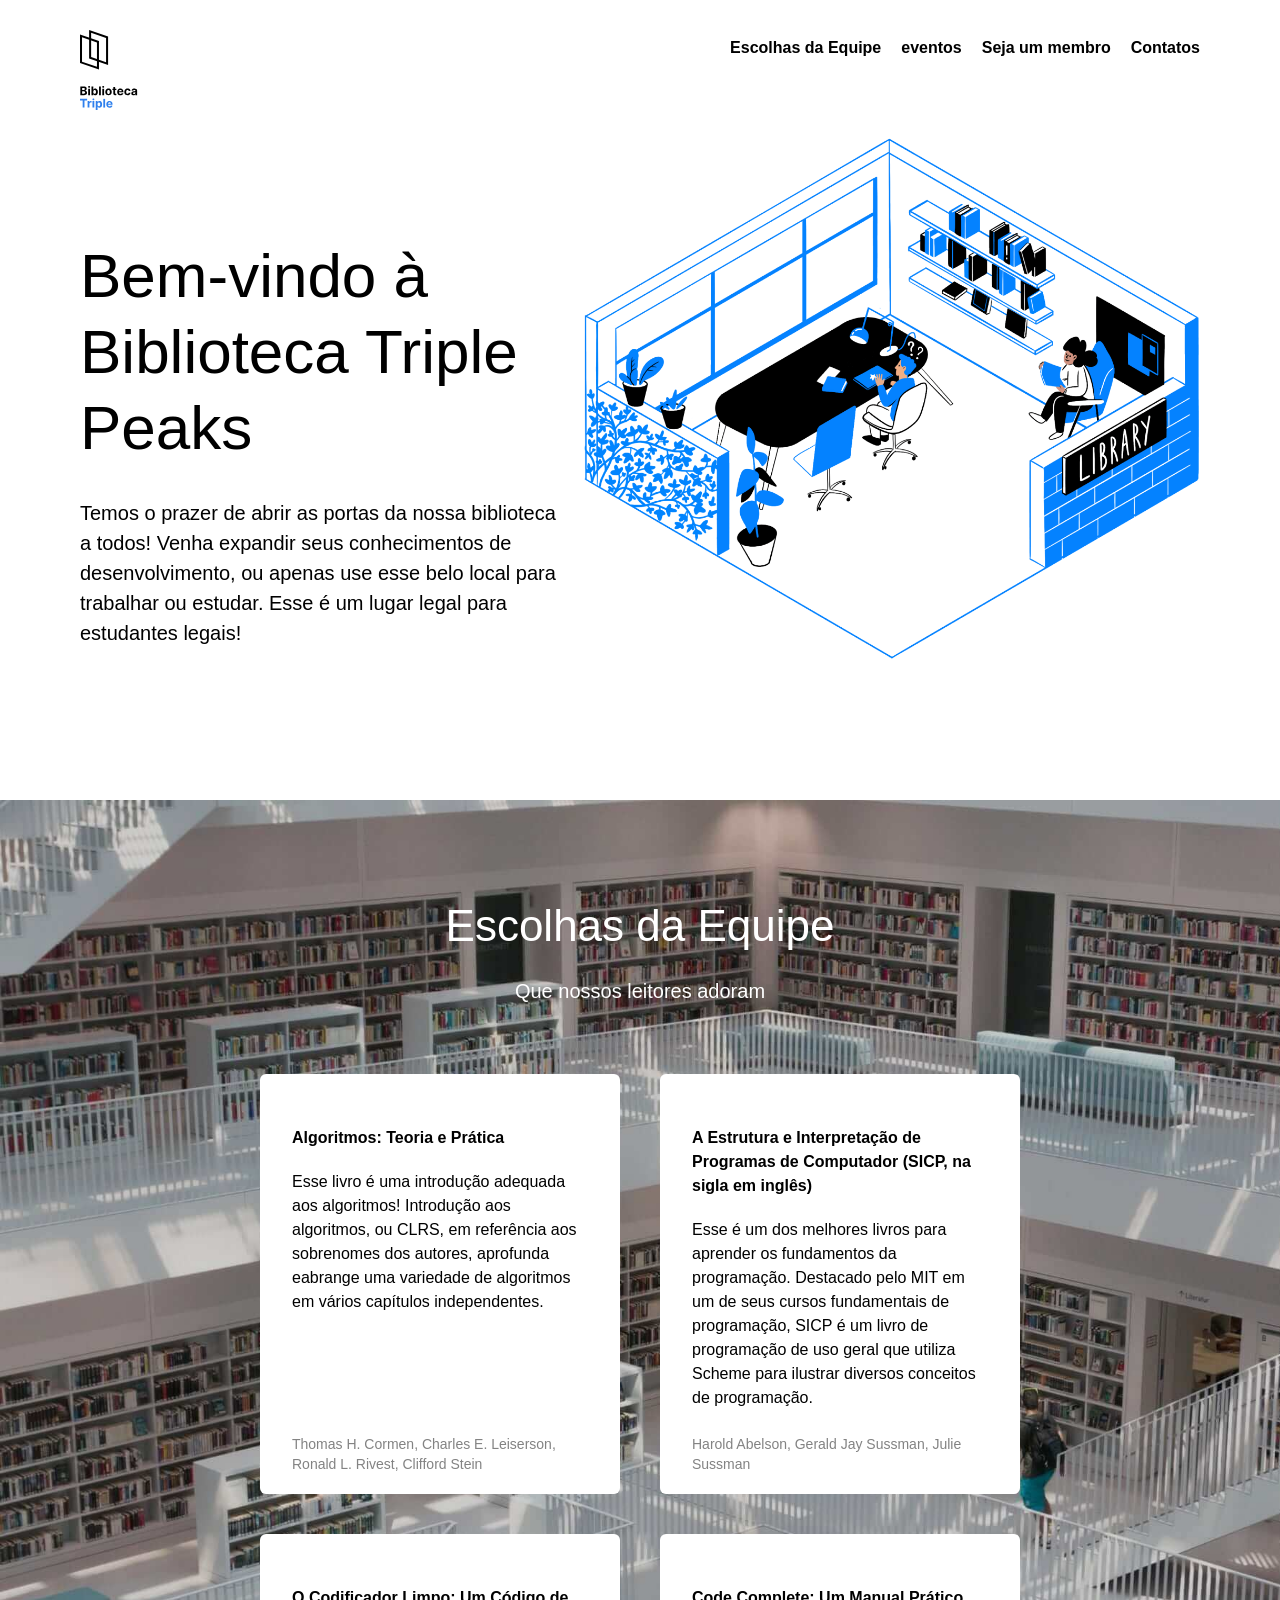
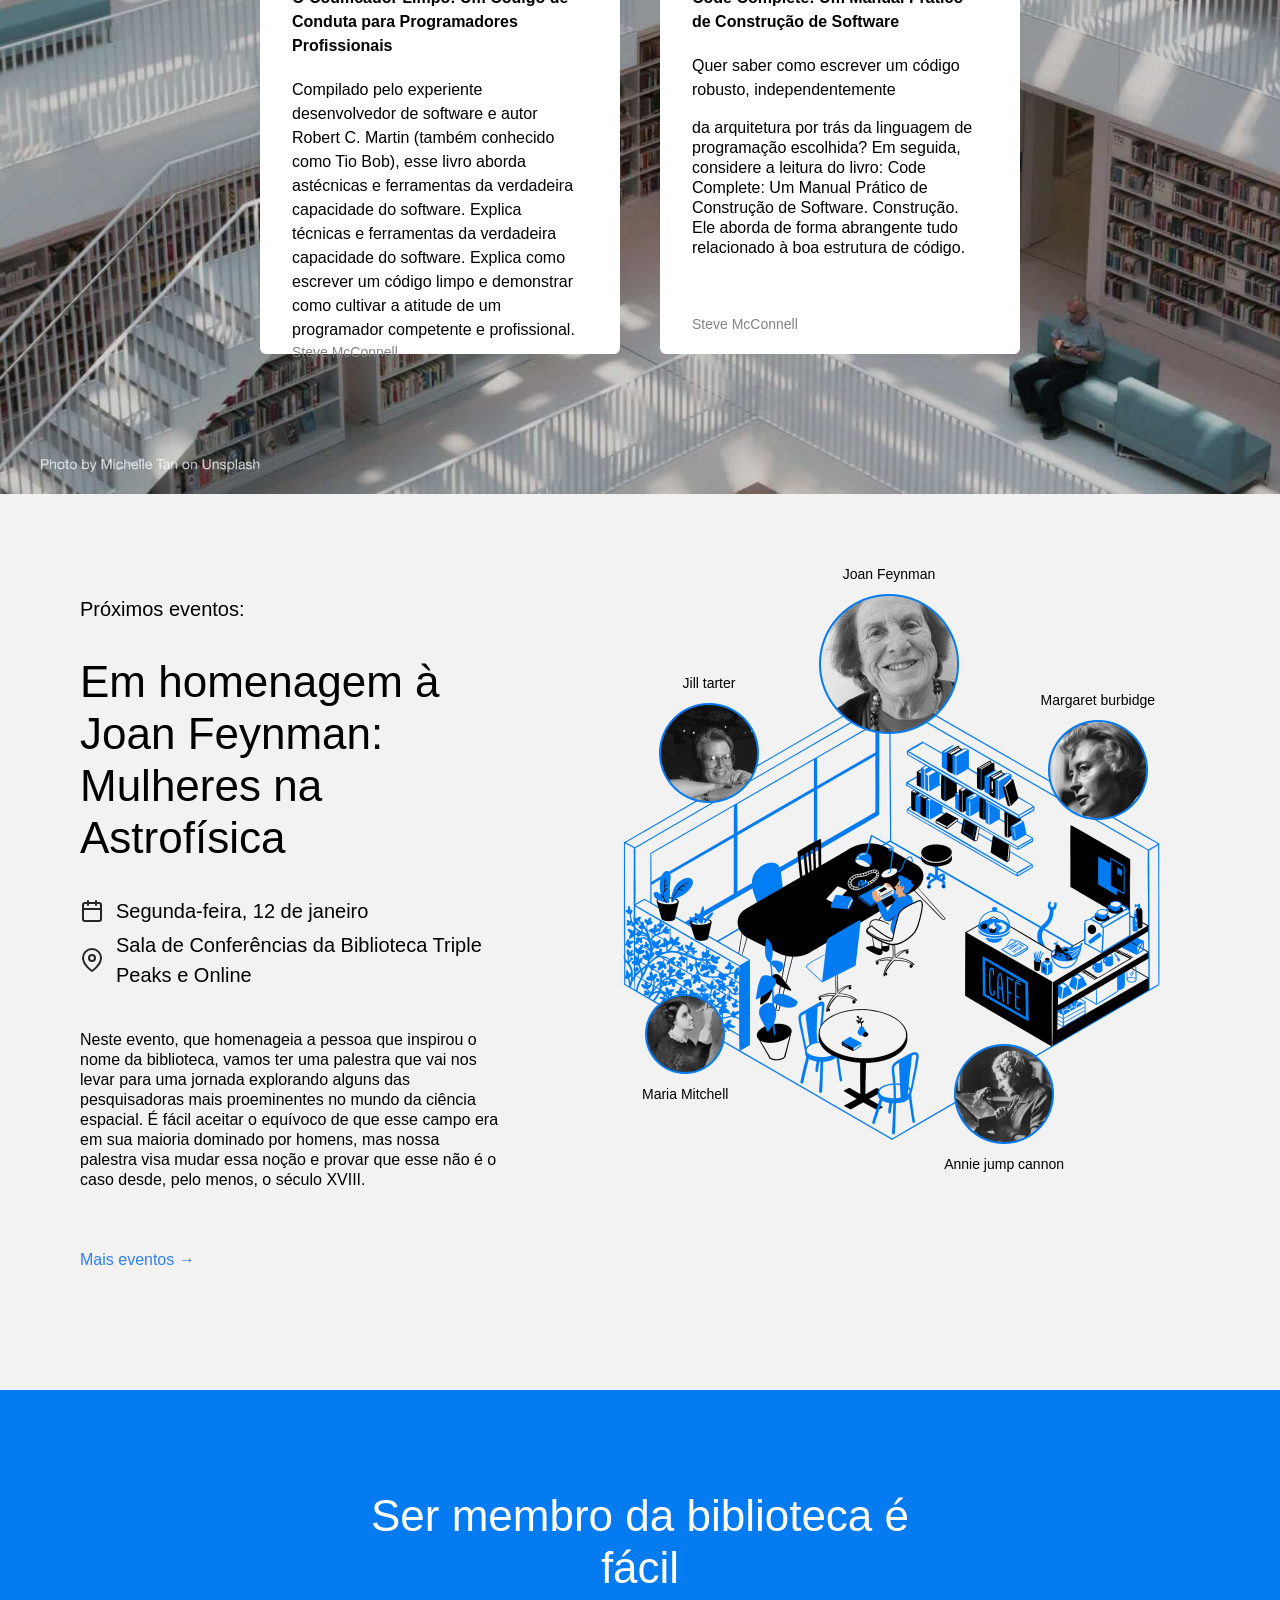
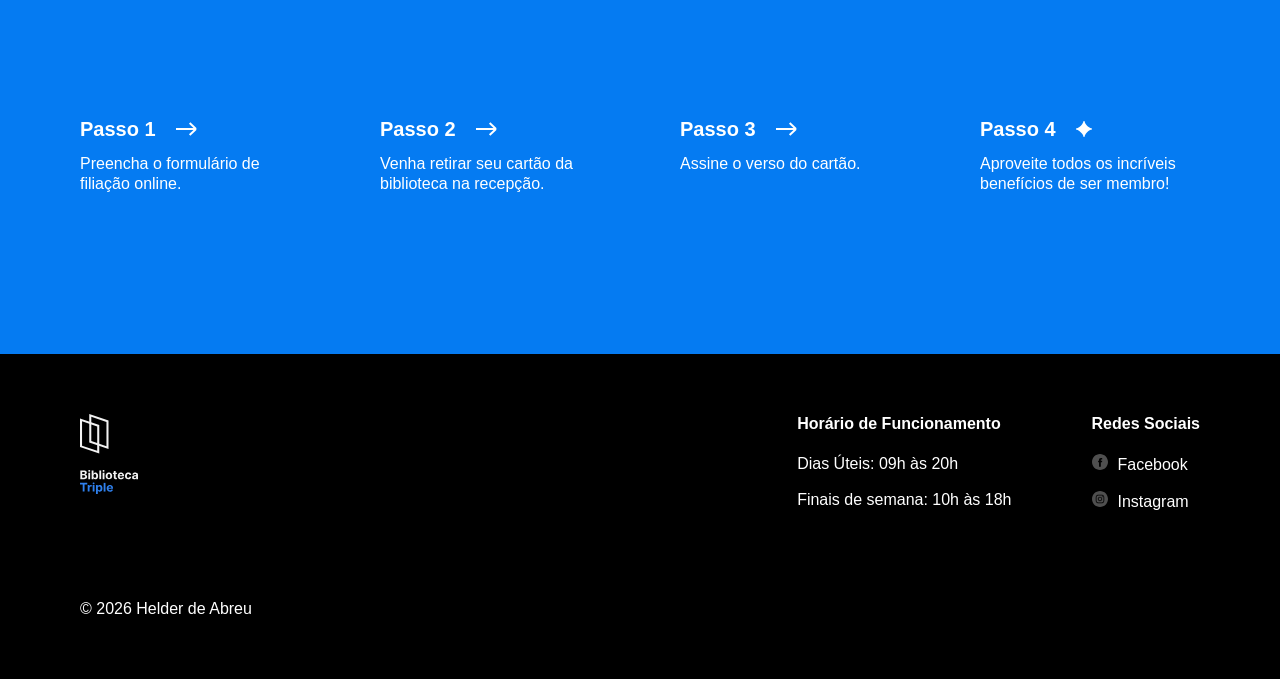
<file: index.html>
<!DOCTYPE html>
<html lang="pt">

<head>
    <meta charset="UTF-8">
    <meta name="viewport" content="width=device-width, initial-scale=1.0">
    <title>Biblioteca Triple Peaks</title>
    <link rel="shortcut icon" href="favicon.ico">
    <link rel="stylesheet" href="./vendor/normalize.css">
    <link rel="stylesheet" href="./styles/style.css">
</head>

<body>
    <!-- Agrupe todo o conteúdo da página em uma nova div com a classe page. Lembre-se de adicionar a tag de fechamento -->
    <div class="page">
        <header class="header">
            <nav class="nav">
                <img src="./images/logo.svg" alt="Logotipo da Biblioteca Triple Peaks" class="nav__logo">
                <!-- Colocar links de navegação em uma lista é supostamente a melhor prática para escrever o código semântico, pois permite que os leitores de tela façam uma pausa entre cada link em vez de ler todos os links como uma frase. -->
                <ul class="nav__links">
                    <li>
                        <a class="nav__link" href="#staff">Escolhas da Equipe</a>
                    </li>
                    <li>
                        <a class="nav__link" href="#events">eventos</a>
                    </li>
                    <li>
                        <a class="nav__link" href="#membership">Seja um membro</a>
                    </li>
                    <li>
                        <a class="nav__link" href="#footer">Contatos</a>
                    </li>
                </ul>
            </nav>
            <div class="header__content">
                <div>
                    <h1 class="header__title">Bem-vindo à Biblioteca Triple Peaks</h1>
                    <p class="header__description">Temos o prazer de abrir as portas da nossa biblioteca a todos! Venha
                        expandir seus conhecimentos de desenvolvimento, ou apenas use esse belo local para trabalhar ou
                        estudar. Esse é um lugar legal para estudantes legais!
                    </p>
                </div>
                <img src="./images/inside_the_library.png" alt="Ilustração 'Dentro da biblioteca'"
                    class="header__image">
            </div>
        </header>
        <main class="content">
            <section class="staff" id="staff">
                <!-- --------------------------------------------------------------- -->
                <!--        Não remova o comentário até a etapa final do projeto            -->
                <!-- --------------------------------------------------------------- -->
                <h2 class="staff__title">Escolhas da Equipe</h2>
                <p class="staff__subtitle">Que nossos leitores adoram</p>

                <ul class="staff__cards">
                    <li class="card">
                        <div class="card__content">
                            <h3 class="card__title">Algoritmos: Teoria e Prática</h3>
                            <p class="card__text">Esse livro é uma introdução adequada aos algoritmos! Introdução aos
                                algoritmos, ou CLRS,
                                em referência aos sobrenomes dos autores, aprofunda eabrange uma variedade de algoritmos
                                em vários capítulos independentes.</p>
                            <p class="card__footer">Thomas H. Cormen, Charles E. Leiserson, Ronald L. Rivest, Clifford
                                Stein
                            </p>
                        </div>
                    </li>

                    <li class="card">
                        <div class="card__content">
                            <h3 class="card__title">A Estrutura e Interpretação de Programas de Computador (SICP, na
                                sigla em inglês)</h3>
                            <p class="card__text">Esse é um dos melhores livros para aprender os fundamentos da
                                programação. Destacado pelo MIT em um de seus cursos fundamentais de
                                programação, SICP é um livro de programação de uso geral que utiliza Scheme para
                                ilustrar diversos conceitos de programação.
                            </p>
                            <p class="card__footer"> Harold Abelson, Gerald Jay Sussman, Julie Sussman</p>
                        </div>
                    </li>

                    <li class="card">
                        <div class="card__content">
                            <h3 class="card__title">O Codificador Limpo: Um Código de Conduta para Programadores
                                Profissionais
                            </h3>
                            <p class="card__text"> Compilado pelo experiente desenvolvedor de software e autor Robert C.
                                Martin (também conhecido como Tio Bob), esse livro aborda astécnicas e ferramentas da
                                verdadeira capacidade do software. Explica
                                técnicas e ferramentas da verdadeira capacidade do software. Explica como escrever um
                                código limpo e demonstrar como cultivar a atitude de um programador competente e
                                profissional.
                            </p>
                            <p class="card__footer">Steve McConnell</p>
                        </div>
                    </li>

                    <li class="card">
                        <div class="card__content">
                            <h3 class="card__title">Code Complete: Um Manual Prático de Construção de Software</h3>
                            <p class="card__text">
                                Quer saber como escrever um código robusto, independentemente
                            <p>da arquitetura por trás da linguagem de programação escolhida? Em seguida,
                                considere a leitura do livro: Code Complete: Um Manual Prático de Construção de
                                Software.
                                Construção. Ele aborda de forma abrangente tudo relacionado à boa estrutura de código.
                            </p>
                            <p class="card__footer">Steve McConnell</p>
                        </div>
                    </li>
                </ul>
            </section>
            <section class="events" id="events">
                <div class="events__content">
                    <h2 class="events__heading">Próximos eventos:</h2>
                    <h3 class="events__title">Em homenagem à Joan Feynman: Mulheres na Astrofísica</h3>
                    <div class="event-info events__info-section">
                        <div class="event-info__item">
                            <img src="./images/icon_calendar.svg" alt="Calendar icon" class="event-info__icon">
                            <p class="event-info__text">Segunda-feira, 12 de janeiro</p>
                        </div>
                        <div class="event-info__item">
                            <img src="./images/icon_pin.svg" alt="Pin icon" class="event-info__icon">
                            <p class="event-info__text">Sala de Conferências da Biblioteca Triple Peaks e Online</p>
                        </div>
                    </div>
                    <p class="events__description">
                        Neste evento, que homenageia a pessoa que inspirou o nome da biblioteca, vamos ter uma
                        palestra que vai nos levar para uma jornada explorando alguns das pesquisadoras mais
                        proeminentes no mundo da ciência espacial. É fácil aceitar o equívoco de que esse campo era em
                        sua maioria
                        dominado por homens, mas nossa palestra visa mudar essa noção e provar que esse não é o caso
                        desde, pelo menos,
                        o século XVIII.
                    </p>
                    <a href="#" class="events__more">Mais eventos &rarr;</a>
                </div>
                <div class="events__cover">
                    <img src="./images/cafe.png" alt="café" class="events__image" />
                    <div class="person person_name_feynman">
                        <p class="person__caption">Joan Feynman</p>
                        <img src="./images/person_feynman.png" alt="foto de joan feynman"
                            class="person__image person__image_size_l">
                    </div>
                    <div class="person person_name_burbidge">
                        <p class="person__caption">Margaret burbidge</p>
                        <img src="./images/person_burbidge.png" alt="foto de margaret burbidge"
                            class="person__image person__image_size_m">
                    </div>
                    <div class="person person_name_cannon">
                        <img src="./images/person_cannon.png" alt="foto de annie jump cannon"
                            class="person__image person__image_size_m">
                        <p class="person__caption">Annie jump cannon</p>
                    </div>
                    <div class="person person_name_mitchell">
                        <img src="./images/person_mitchell.png" alt="foto de nancy mitchell"
                            class="person__image person__image_size_s">
                        <p class="person__caption">Maria Mitchell</p>
                    </div>
                    <div class="person person_name_tarter">
                        <p class="person__caption">Jill tarter</p>
                        <img src="./images/person_tarter.png" alt="foto de jill tarter"
                            class="person__image person__image_size_m">

                    </div>
                </div>
            </section>
            
            <section class="membership" id="membership">
                <h2 class="membership__title">Ser membro da biblioteca é fácil</h2>
                <ul class="membership__steps">
                    <li class="step">
                        <h3 class="step__title">Passo 1 <img src="./images/icon_step_forward.svg" alt="icon forward"
                                class="step__icon" /></h3>
                        <p class="step__description">
                            Preencha o formulário de filiação online.
                        </p>
                    </li>
                    <li class="step">
                        <h3 class="step__title">
                            Passo 2
                            <img src="./images/icon_step_forward.svg" alt="icon forward" class="step__icon" />
                        </h3>
                        <p class="step__description">
                            Venha retirar seu cartão da biblioteca na recepção.
                        </p>
                    </li>
                    <li class="step">
                        <h3 class="step__title">
                            Passo 3
                            <img src="./images/icon_step_forward.svg" alt="icon forward" class="step__icon" />
                        </h3>
                        <p class="step__description">Assine o verso do cartão.</p>
                    </li>
                    <li class="step">
                        <h3 class="step__title">
                            Passo 4
                            <img src="./images/icon_step_finish.svg" alt="icon finish" class="step__icon" />
                        </h3>
                        <p class="step__description">
                            Aproveite todos os incríveis benefícios de ser membro!
                        </p>
                    </li>
                </ul>
            </section>
        </main>
        <footer class="footer" id="footer">
            <div class="footer__columns">
                <div class="footer__column">
                    <img src="./images/logo_white.svg" alt="Logotipo da Biblioteca Triple " class="footer__logo">
                </div>
                <div class="footer__column footer__column_content_hours">
                    <h3 class="footer__column-heading">Horário de Funcionamento</h3>
                    <ul class="footer__list">
                        <li class="footer__list-item">
                            <a class="footer__column-link" href="#DIAS-UTEIS:09-ÀS-20H">Dias Úteis: 09h às 20h</a>
                        </li>
                        <li class="footer__list-item">
                            <a class="footer__column-link" href="#FINAIS-DE-SEMANA:10-ÀS-18H">Finais de semana: 10h às 18h</a>
                        </li>
                    </ul>
                </div>
                <div class="footer__column footer__column_content_social">
                    <h3 class="footer__column-heading">Redes Sociais</h3>
                    <ul class="footer__list">
                        <li class="footer__list-item">
                            <a href="#" class="footer__column-link">
                                <img src="./images/facebook_white.svg" alt="Facebook"
                                    class="footer__social-icon" />Facebook</a>
                        </li>

                        <li class="footer__list-item">
                            <a href="#" class="footer__column-link">
                                <img src="./images/instagram_white.svg" alt="Instagram"
                                    class="footer__social-icon" />Instagram</a>
                        </li>
                    </ul>
                </div>
            </div>
            <p class="footer__copyright">© 2026 Helder de Abreu</p>
        </footer>
    </div>
</body>

</html>
</file>
<file: styles/style.css>
.page {
  /* Adicione as propriedades da classe page aqui */
  min-width: 1100px;
  max-width: 1600px;
  margin: 0 auto; 
  font-family: sans-serif; 
  font-size: 16px;
  line-height: 20px;

}

.header {
  display: flex;
  flex-direction: column;
  height: 100vh;
  min-height: 720px;
  max-height: 800px;
  padding: 30px 80px 40px;
  position: relative;
  box-sizing: border-box;
}

.nav {
  /* Adicione as propriedades flex aqui */
  display: flex;
  justify-content:space-between;

}

.nav__logo {
  width: 58px;
  height: 80px;
}

.nav__links {
  /* Redefina o estilo de listas padrão aqui */
  margin-top: 8px;
  display: flex;
  justify-content: space-between;
  column-gap: 20px;
  height: 8px;
  list-style-type: none;
  padding: 0;
}

.nav__link {
  color: #000000;
  text-decoration: none;
  font-weight: bold;
}

.header__content {
  display: flex;
  justify-content: space-between;
}

.header__title {
  font-size: 62px;
  line-height: 76px;
  font-weight: 500;
  max-width: 635px;
  margin: 0;
  margin-top: 128px;
  margin-bottom: 0;
}

.header__description {
  font-size: 20px;
  line-height: 30px;
  margin-top: 32px;
  max-width: 515px;
}

.header__image {
  max-width: 636px;


}

.header__footer {
  margin-top: auto;
  width: 100%;
  display: flex;
  align-items: center;
  justify-content: flex-end;
  box-sizing: border-box;
}

.header__link {
  color: #2f80ed;
  text-decoration: none;
}

.header__address {
  margin: 0;
  color: #838383;
}

.staff {
  background-image: url("../images/staff_picks_background.jpg");
  background-repeat: inherit;
  background-size: cover;
  padding: 100px 0 140px;
}

.staff__title {
  text-align: center;
  font-size: 44px;
  line-height: 52px;
  font-weight: 400;
  margin: 0 0 24px;
  color: #ffffff;
}

.staff__subtitle {
  text-align: center;
  font-size: 20px;
  line-height: 30px;
  font-weight: 400;
  margin: 0;
  color: #ffffff;
}

.staff__cards{
  display: flex;
  max-width: 760px;
  margin: auto;
  flex-wrap:wrap;
  justify-content: center;
  gap: 40px;
  margin-top: 68px;
  margin-bottom: 0;
  padding-left: 0;
  padding-right: 0;
  list-style-type: none;
}
.card {
  background-color: #fff;
  border-radius: 6px;
  padding: 32px 40px 20px 32px;
  box-sizing: border-box;
  height: 420px;
  width: 360px;
}

.card__content {
  width: 100%;
  height: 100%;
  display: flex;
  flex-direction: column;
}

.card__title {
  font-size: 16px;
  line-height: 24px;
  margin: 20px 0 0;
}

.card__text {
  margin: 20px 0 0;
  font-size: 16px;
  line-height: 24px;
}

.card__footer {
  margin: 0;
  font-size: 14px;
  line-height: 20px;
  color: #838383;
  margin-top: auto;
}
.events {
  padding: 100px 0 120px 80px;
   
  display: flex;
  align-items: start;
  justify-content: space-between;
  box-sizing: border-box;
  background-color: #f2f2f2;
}

.events__content {
  flex-basis: 580px;
}

.events__heading {
  font-size: 20px;
  font-weight: 500;
  line-height: 30px;
  margin: 0;
}

.events__title {
  font-size: 44px;
  font-weight: 500;
  line-height: 52px;
  margin: 32px 0 0;
}

.events__info-section {
  margin-top: 32px;
}

.event-info__item {
  display: flex;
  align-items: center;
  margin-bottom: 4px;
  font-weight: 500;
}

.event-info__icon {
  background-repeat: no-repeat;
  background-position: center;
  margin-right: 12px;
  width: 24px;
  height: 24px;
}

.event-info__text {
  font-size: 20px;
  font-weight: 500;
  line-height: 30px;
  margin: 0;
}

.events__description {
  margin: 40px 0 60px;


  
}

.events__more {
  color: #2f80ed;
  text-decoration: none;
}
.events {
  padding: 100px 0 120px 80px;
  display: flex;
  align-items: start;
  justify-content: space-between;
  box-sizing: border-box;
  background-color: #f2f2f2;
}

.events__content {
  flex-basis: 580px;
}

.events__heading {
  font-size: 20px;
  font-weight: 500;
  line-height: 30px;
  margin: 0;
}

.events__title {
  font-size: 44px;
  font-weight: 500;
  line-height: 52px;
  margin: 32px 0 0;
}

.events__info-section {
  margin-top: 32px;
}

.event-info__item {
  display: flex;
  align-items: center;
  margin-bottom: 4px;
  font-weight: 500;
}

.event-info__icon {
  background-repeat: no-repeat;
  background-position: center;
  margin-right: 12px;
  width: 24px;
  height: 24px;
}

.event-info__text {
  font-size: 20px;
  font-weight: 500;
  line-height: 30px;
  margin: 0;
}

.events__description {
  margin: 40px 0 60px;
}

.events__more {
  color: #2f80ed;
  text-decoration: none;
}

.events__cover {
  flex-grow: 1;
  flex-shrink: 0;
  flex-basis: 780px;
  max-width: 780px;
  position: relative;
  
}

.events__image {
  max-width: 100%;
  display: inline-block;
  justify-content: center;
  position: absolute; 
}

.person {
  position: absolute;
  display: flex;
  align-items: center;
  flex-direction: column;
  gap: 10px; 
}

.person_name_feynman {
  /* Use os valores corretos das propriedades top/right/bottom/left para posicionar o elemento */
  top:-30px;
  left:319px;
}

.person_name_burbidge {
  /* Use os valores corretos das propriedades top/right/bottom/left para posicionar o elemento */
  top:96px;
  right:125px;
  
}

.person_name_cannon {
  /* Use os valores corretos das propriedades top/right/bottom/left para posicionar o elemento */
  right: 216px;
  bottom:18px;
  top:450px;

}


.person_name_mitchell {
  /* Use os valores corretos das propriedades top/right/bottom/left para posicionar o elemento */
  left: 142px;
  bottom: 82px;
  top: 400px;
}


.person_name_tarter {
  /* Use os valores corretos das propriedades top/right/bottom/left para posicionar o elemento */
  top: 79px;
  left: 159px;
}

.person__image {
  max-width: 100%; 
}

.person__image_size_l {
  width: 140px; 
}

.person__image_size_m {
  width: 100px; 
}

.person__image_size_s {
   width: 80px; 
}

.person__caption {
  text-align: center;
  font-size: 14px;
  margin: 0; 
}

.membership {
  padding: 100px 0 140px;
  background-color: #057bf2;
  color: #ffffff;
}

.membership__title {
  max-width: 574px;
  margin: 0 auto;
  text-align: center;
  font-size: 44px;
  font-weight: 500;
  line-height: 52px;
}

.membership__steps {
  list-style-type: none;
  padding: 0;
  margin: 100px 0 0;
  display: flex;
  justify-content: center;
  gap: 40px;
  flex-wrap: wrap;
  

  /* Adicione estilos */
}
.step {
  display: flex;
  flex-direction: column;
  justify-content: start;
  align-items: start;
  flex-basis: 220px;
  background-color: transparent;
  padding: 20px;

  


  /* Adicione estilos */
}
.step__title {
  margin: 0;
  font-size: 20px;
  line-height: 30px;
  font-weight: 700;
  display: flex;
  align-items: center;
}

.step__icon {
  margin-left: 20px;
}

.step__description {
  margin: 10px 0 0;
}

.footer {
  box-sizing: border-box;
  background-color: black;
  color: white;
}

  .footer__columns {
  display: flex;
  justify-content: space-between;
  font-size: 16px;
  padding: 60px 80px 0px 80px;
}

.footer__column_content_hours {
  font-size: 16px;
  height: 20px;
   margin-left: auto; 
}

.footer__column_content_social {
  font-size: 16px;
  height: 20px; 
  margin-left: 80px;
}

.footer__column {

}

.footer__logo {

}

.footer__column-heading {
  font-size: 16px;
  height: 20px;
  margin: 0 0 20px 0;

}

.footer__list {
  list-style-type: none;
  padding: 0;
  margin: 0;
  font-size: 16px;
  height: 20px;
}

.footer__list-item {
  padding-bottom: 16px;
}

.footer__column-link {
  color: white;
  text-decoration: none;
}

.footer__social-icon {
  font-size: 16px;
  height: 16;
  width: 16px;
  padding-right: 10px;
}

.footer__copyright {
  padding: 0 0 60px 80px;
  margin-top: 100px;
  font-size: 16px;
  height: 20px;
}
</file>
